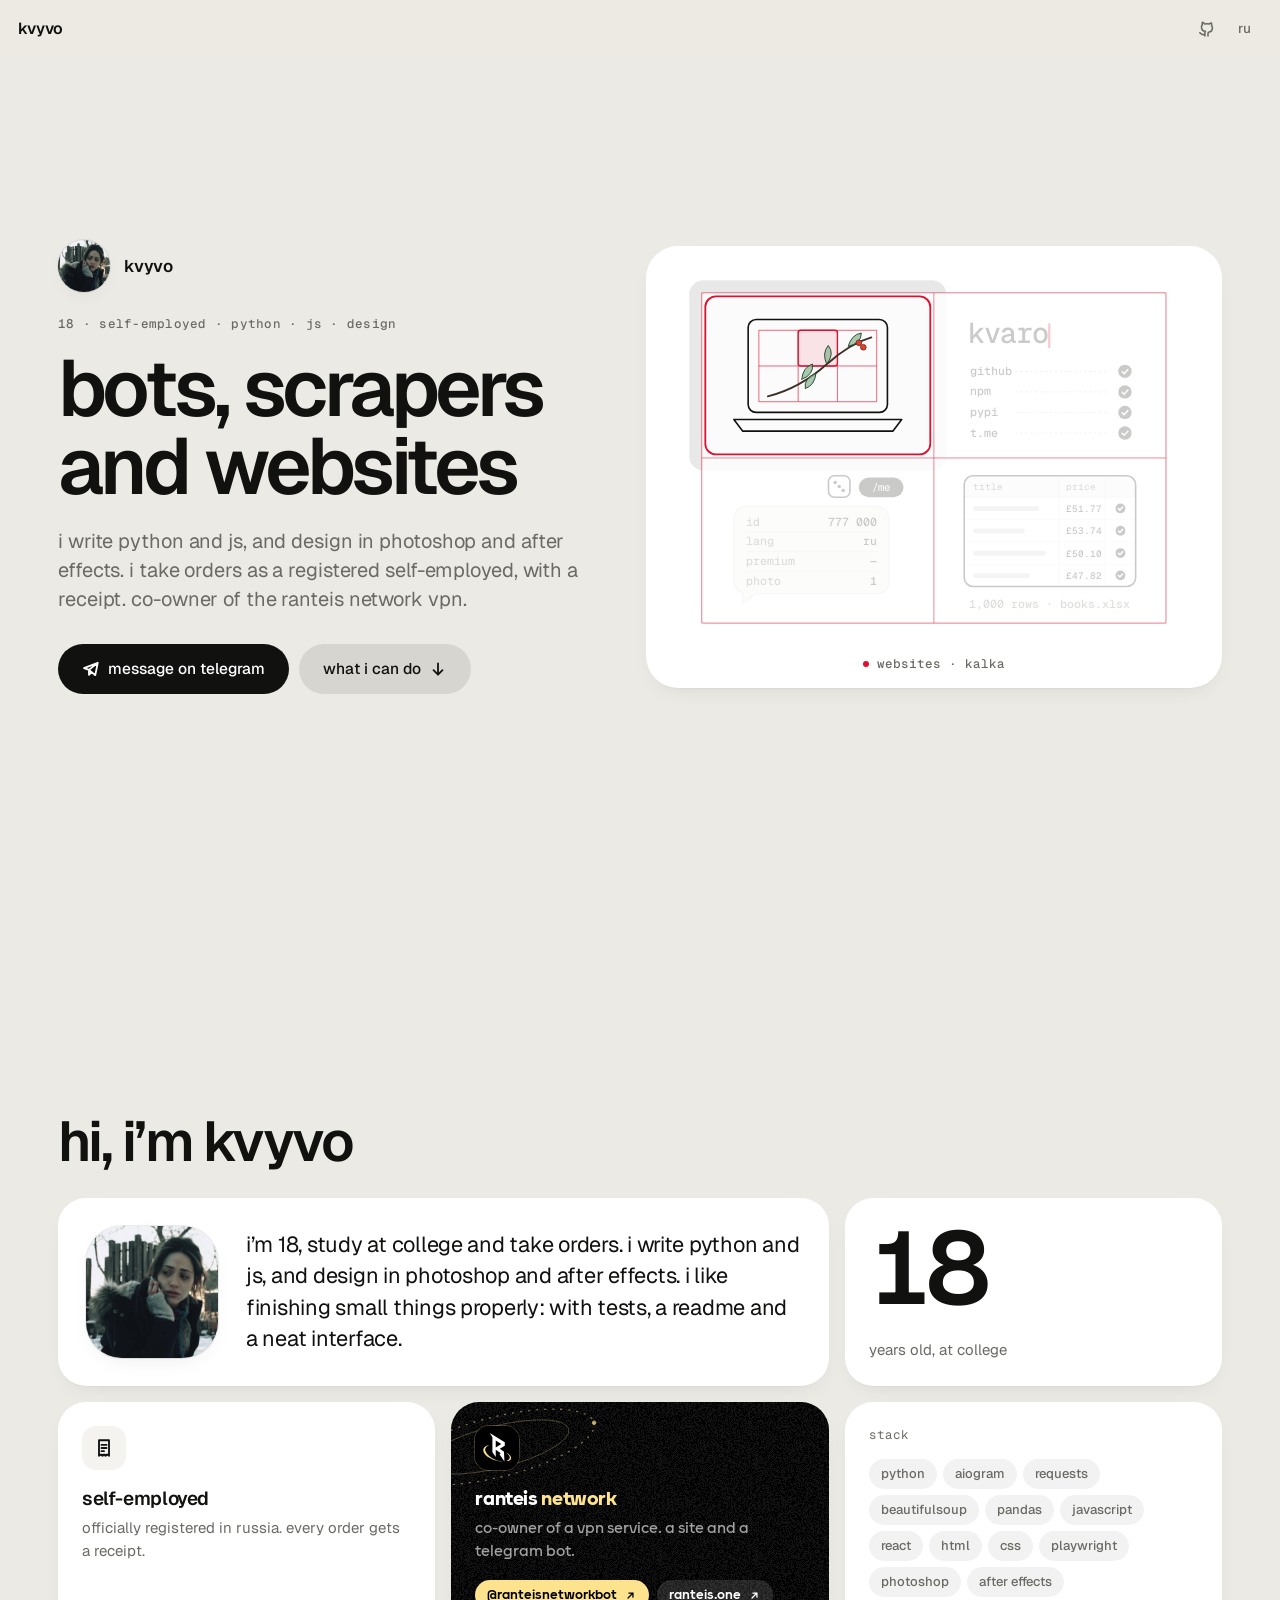
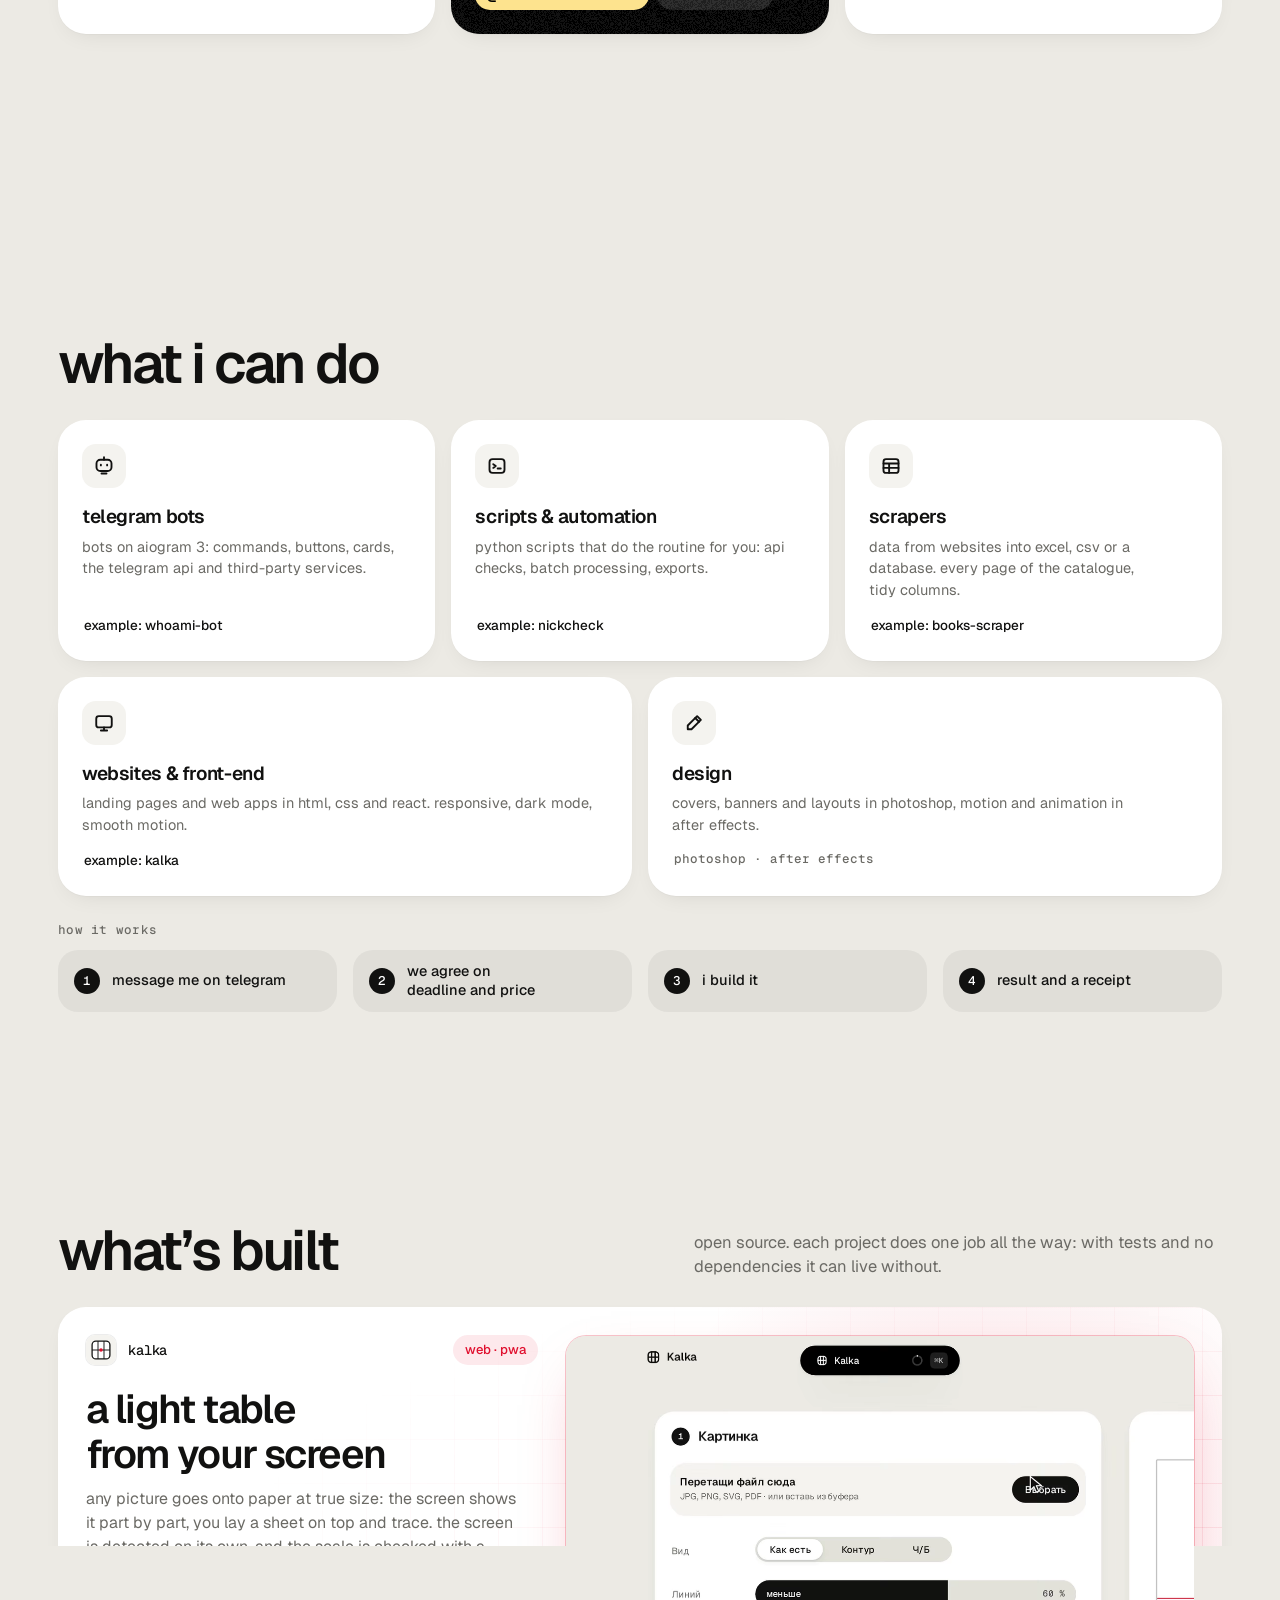
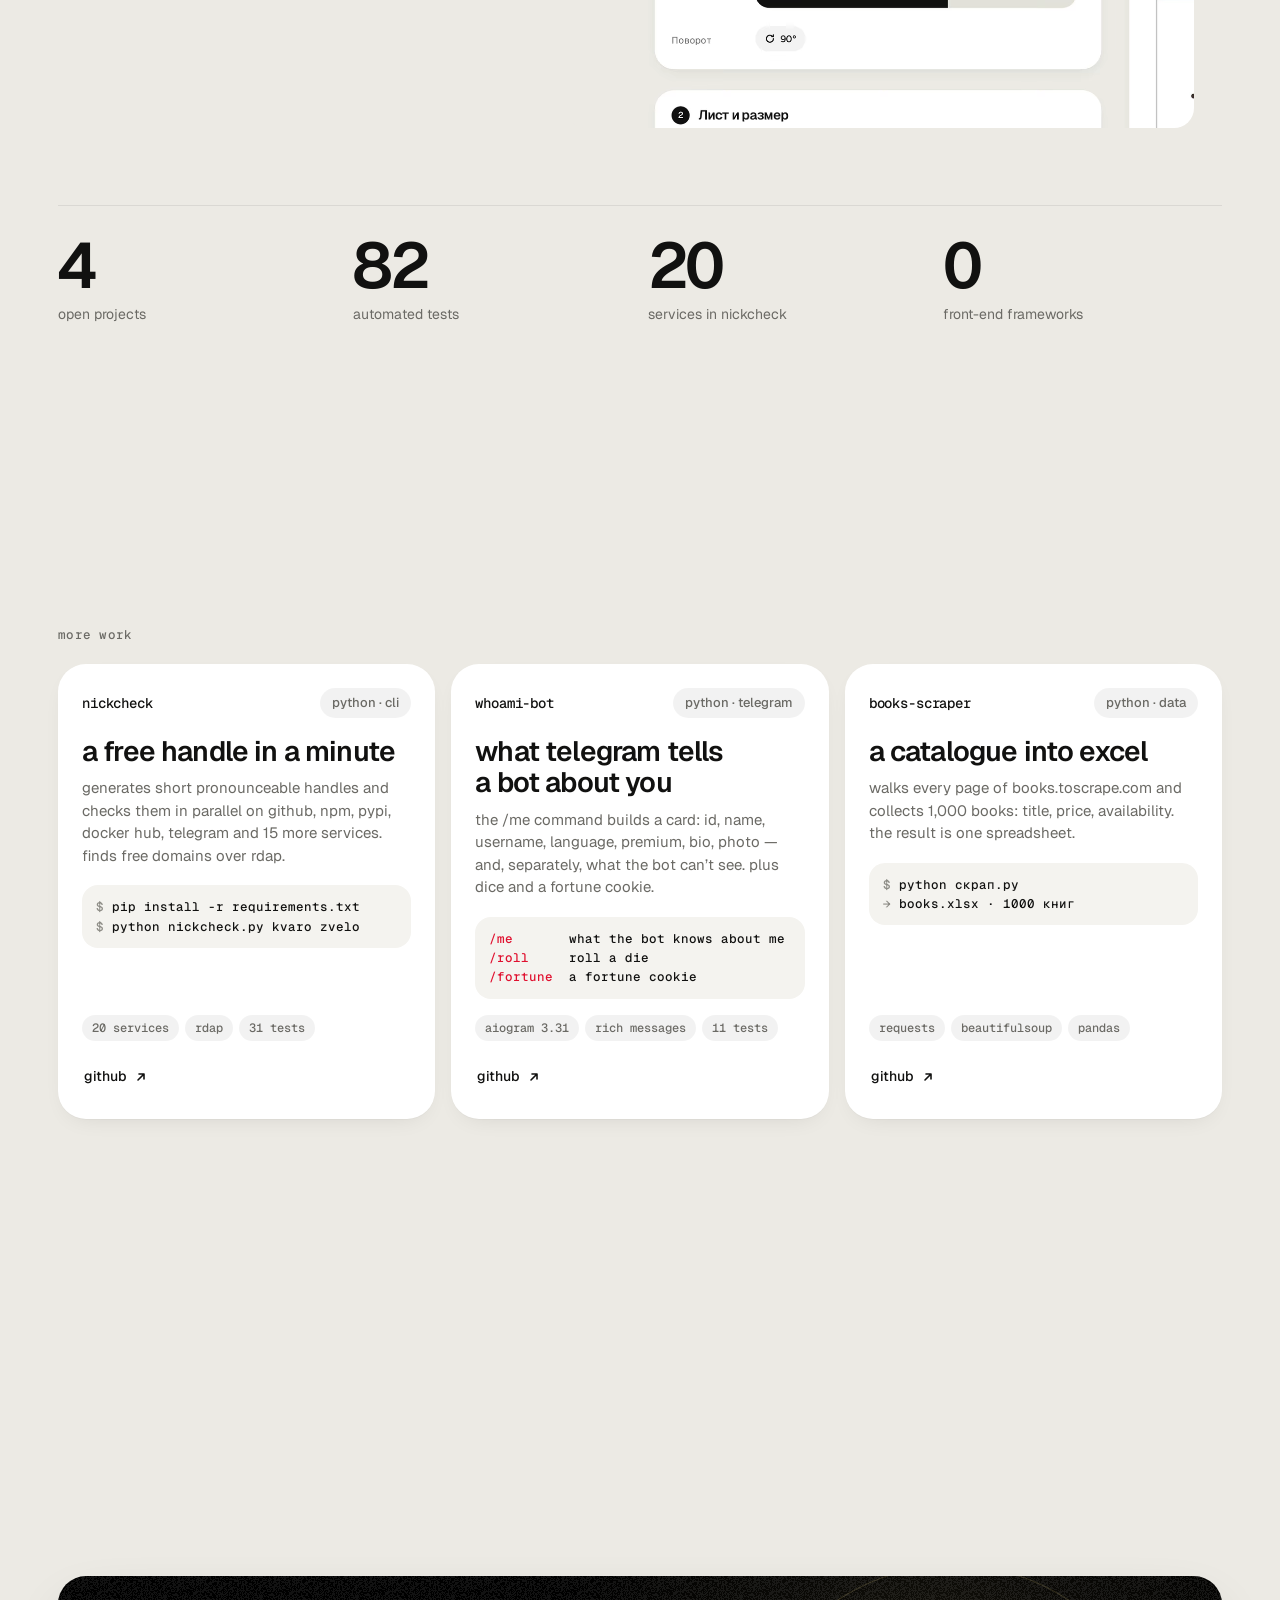
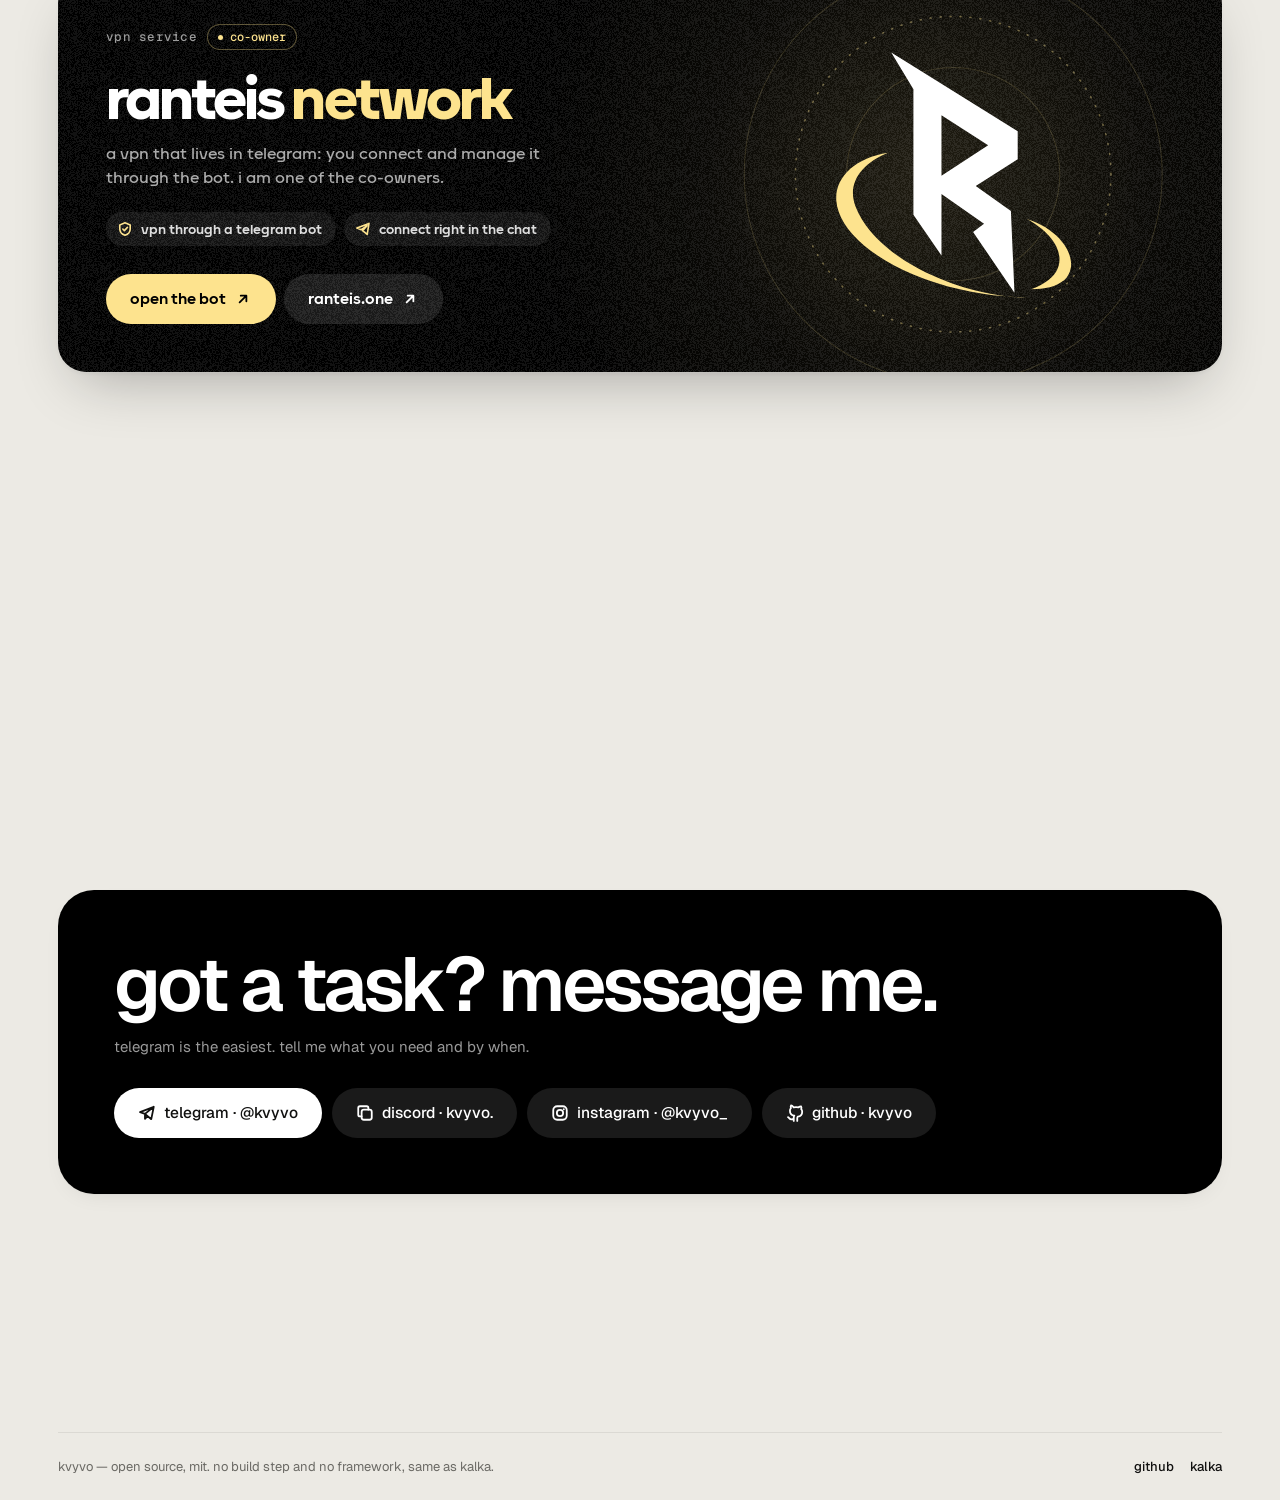
<file: index.html>
<!doctype html>
<html lang="ru">
<head>
<meta charset="utf-8">
<meta name="viewport" content="width=device-width,initial-scale=1,viewport-fit=cover">
<title>kvyvo — боты, парсеры и сайты</title>
<meta name="description" content="kvyvo: боты на python, скрипты и парсеры, сайты на html, css и react, дизайн. самозанятый, беру заказы. co-owner ranteis network.">
<meta name="theme-color" content="#ECEAE4" media="(prefers-color-scheme: light)">
<meta name="theme-color" content="#0E0E0D" media="(prefers-color-scheme: dark)">
<link rel="icon" href="assets/icon-64.png" type="image/png">
<link rel="apple-touch-icon" href="assets/icon-180.png">
<link rel="canonical" href="https://kvyvo.github.io/">
<meta property="og:type" content="website">
<meta property="og:url" content="https://kvyvo.github.io/">
<meta property="og:title" content="kvyvo — боты, парсеры и сайты">
<meta property="og:description" content="боты, скрипты, парсеры, сайты и дизайн. самозанятый, принимаю заказы.">
<meta property="og:image" content="https://kvyvo.github.io/assets/og.png">
<meta name="twitter:card" content="summary_large_image">
<script>
  document.documentElement.classList.add('js');
  try { var m = localStorage.getItem('kvyvo.theme'); if (m === 'dark' || m === 'light') document.documentElement.dataset.theme = m; } catch (e) {}
</script>
<link rel="preconnect" href="https://fonts.googleapis.com">
<link rel="preconnect" href="https://fonts.gstatic.com" crossorigin>
<link rel="stylesheet" href="https://fonts.googleapis.com/css2?family=Geist:wght@400..600&family=Geist+Mono:wght@400..500&display=swap">
<link rel="stylesheet" href="css/site.css">
<link rel="modulepreload" href="js/app.js">
</head>
<body>

<dialog id="island" aria-label="kvyvo">
  <div class="isl" id="islShape">
    <nav class="isl-l isl-idle" id="islIdle" data-i18n-aria-label="navAria" aria-label="разделы">
      <span class="nav-thumb" id="navThumb" aria-hidden="true"></span>
      <a href="#about" data-sec="about"><span data-i18n="islAbout">обо мне</span></a>
      <a href="#services" data-sec="services"><span data-i18n="islServices">услуги</span></a>
      <a href="#work" data-sec="work"><span data-i18n="islWork">проекты</span></a>
      <a href="#contact" data-sec="contact"><span data-i18n="islContact">контакты</span></a>
    </nav>
    <div class="isl-l isl-toast" id="islToast"><span class="isl-ic" aria-hidden="true"></span><span id="toastText"></span></div>
    <div class="isl-l isl-pal" id="islPal">
      <div class="pal-in">
        <svg class="ic" viewBox="0 0 16 16" aria-hidden="true"><circle cx="7" cy="7" r="4.5"/><path d="m10.5 10.5 3 3"/></svg>
        <input id="palInput" type="text" role="combobox" aria-expanded="true" aria-controls="palList" data-i18n-aria-label="palAria" aria-label="команды" autocomplete="off" spellcheck="false">
        <kbd>esc</kbd>
      </div>
      <div class="pal-list"><div class="pal-hi" id="palHi"></div><ul id="palList" role="listbox"></ul></div>
    </div>
  </div>
</dialog>
<div class="sr" aria-live="polite" id="live"></div>

<header class="top">
  <a class="brand" href="./" aria-label="kvyvo">
    <span>kvyvo</span>
  </a>
  <div class="top-actions">
    <a class="plain" href="https://github.com/kvyvo" aria-label="github"><svg class="ic" viewBox="0 0 16 16" aria-hidden="true"><path d="M6 13.5c-3 .9-3-1.5-4.2-1.8M10 15v-2.4c0-.7.1-1 .5-1.4 2-.2 3.9-1 3.9-4.4 0-.9-.3-1.7-.9-2.3.3-.8.3-1.7-.1-2.4 0 0-.7-.2-2.4.9a8 8 0 0 0-4.2 0C5.2 1 4.5 1.2 4.5 1.2c-.4.7-.4 1.6-.1 2.4-.6.6-.9 1.4-.9 2.3 0 3.4 1.9 4.2 3.9 4.4-.4.4-.5.8-.5 1.4V15"/></svg></a>
    <button class="plain" type="button" id="langBtn" data-i18n="langBtn" data-i18n-aria-label="langAria" aria-label="switch to english">en</button>
  </div>
</header>

<main class="wrap">
  <section class="hero" id="top">
    <div class="hero-text">
      <div class="who rv">
        <img class="ava" src="assets/avatar.jpg" width="96" height="96" alt="kvyvo">
        <div class="who-t"><b>kvyvo</b></div>
      </div>
      <p class="eyebrow rv" style="--d:40ms" data-i18n="eyebrow">18 лет · самозанятый · python · js · дизайн</p>
      <h1 class="rv" style="--d:80ms" data-i18n="heroTitle">боты, парсеры и сайты</h1>
      <p class="lead rv" style="--d:120ms" data-i18n="heroLead">пишу на python и js, делаю дизайн в photoshop и after effects. беру заказы как самозанятый, с чеком. co-owner впн-сервиса ranteis network.</p>
      <div class="hero-cta rv" style="--d:180ms">
        <a class="btn primary big" href="https://t.me/kvyvo"><svg class="ic" viewBox="0 0 16 16" aria-hidden="true"><path d="M14 2.5 1.8 7.3l4.4 1.5M14 2.5l-2.2 11-5.6-4.7M14 2.5 6.2 8.8v4.4l2.2-2.4"/></svg><span data-i18n="heroWrite">написать в telegram</span></a>
        <a class="btn secondary big" href="#services"><span data-i18n="heroServices">что могу сделать</span><svg class="ic" viewBox="0 0 16 16" aria-hidden="true"><path d="M8 3v10M4 9l4 4 4-4"/></svg></a>
      </div>
    </div>
    <figure class="hero-art rv" style="--d:120ms">
      <svg id="heroSvg" role="group" data-i18n-aria-label="heroAria" aria-label="лист из четырёх частей: экран под листом по очереди подсвечивает, что я делаю, на примере проектов"></svg>
      <figcaption class="hero-cap"><span class="dot" aria-hidden="true"></span><span class="sw-t" id="heroCap">сайты · kalka</span></figcaption>
    </figure>
  </section>

  <section class="sec" id="about" aria-labelledby="aboutTitle">
    <header class="sec-head rv">
      <h2 id="aboutTitle" data-i18n="aboutTitle">привет, я kvyvo</h2>
    </header>
    <div class="bento">
      <article class="card b-intro rv">
        <img class="ava big" src="assets/avatar.jpg" width="160" height="160" alt="" loading="lazy">
        <p class="intro" data-i18n="aIntro">мне 18, учусь в колледже и беру заказы. пишу на python и js, дизайн делаю в photoshop и after effects. люблю доводить маленькие вещи до конца: с тестами, readme и аккуратным интерфейсом.</p>
      </article>
      <article class="card b-age rv" style="--d:60ms">
        <b class="kpi" data-i18n="aAgeK">18</b>
        <p data-i18n="aAge">лет, учусь в колледже</p>
      </article>
      <article class="card b-tax rv" style="--d:120ms">
        <span class="glyph"><svg class="ic" viewBox="0 0 16 16" aria-hidden="true"><path d="M4 1.8h8v12.4l-1.6-1-1.2 1-1.2-1-1.2 1-1.2-1-1.6 1z"/><path d="M6 5.5h4M6 8h4M6 10.5h2"/></svg></span>
        <h3 data-i18n="aTaxT">самозанятый</h3>
        <p data-i18n="aTaxX">официально, нпд в рф. на каждый заказ — чек.</p>
      </article>
      <article class="card b-ran dark rv" style="--d:60ms">
        <div class="r-sys">
          <svg class="r-sat" viewBox="-110 -45 220 90" aria-hidden="true"><g transform="rotate(-14)"><ellipse class="r-o1" rx="74" ry="21"/><ellipse class="r-o2" rx="100" ry="30"/><circle class="r-dot" r="3.2"/><circle class="r-dot r-dot2" r="2.2"/></g></svg>
          <img class="logo" src="assets/ranteis.svg" width="44" height="44" alt="ranteis network">
        </div>
        <h3>ranteis <span class="r-gold">network</span></h3>
        <p data-i18n="aRanX">co-owner впн-сервиса. сайт и бот в telegram.</p>
        <div class="btnrow">
          <a class="chip on gold" href="https://t.me/RanteisNetworkBot">@ranteisnetworkbot<svg class="ic" viewBox="0 0 16 16" aria-hidden="true"><path d="M5 11 11 5M6 5h5v5"/></svg></a>
          <a class="chip on" href="https://ranteis.one">ranteis.one<svg class="ic" viewBox="0 0 16 16" aria-hidden="true"><path d="M5 11 11 5M6 5h5v5"/></svg></a>
        </div>
      </article>
      <article class="card b-stack rv" style="--d:120ms">
        <span class="label mono" data-i18n="aStack">стек</span>
        <div class="chips"><span class="chip">python</span><span class="chip">aiogram</span><span class="chip">requests</span><span class="chip">beautifulsoup</span><span class="chip">pandas</span><span class="chip">javascript</span><span class="chip">react</span><span class="chip">html</span><span class="chip">css</span><span class="chip">playwright</span><span class="chip">photoshop</span><span class="chip">after effects</span></div>
      </article>
    </div>
  </section>

  <section class="sec" id="services" aria-labelledby="servicesTitle">
    <header class="sec-head rv">
      <h2 id="servicesTitle" data-i18n="servicesTitle">что могу сделать</h2>
    </header>
    <div class="services">
      <article class="card svc rv">
        <span class="glyph"><svg class="ic" viewBox="0 0 16 16" aria-hidden="true"><rect x="2" y="3" width="12" height="9" rx="3"/><path d="M8 1v2M5.5 7v.5M10.5 7v.5M6 14h4"/></svg></span>
        <h3 data-i18n="s1T">телеграм-боты</h3><p data-i18n="s1X">боты на aiogram 3: команды, кнопки, карточки, работа с апи телеграма и сторонних сервисов.</p>
        <a class="link" href="#p-whoami-bot"><span data-i18n="example">пример</span>: whoami-bot</a>
      </article>
      <article class="card svc rv" style="--d:50ms">
        <span class="glyph"><svg class="ic" viewBox="0 0 16 16" aria-hidden="true"><rect x="2" y="2.5" width="12" height="11" rx="2.5"/><path d="m5 6.5 2 1.5-2 1.5M8.5 10H11"/></svg></span>
        <h3 data-i18n="s2T">скрипты и автоматизация</h3><p data-i18n="s2X">python-скрипты, которые делают рутину за тебя: проверки через апи, пакетная обработка, выгрузки.</p>
        <a class="link" href="#p-nickcheck"><span data-i18n="example">пример</span>: nickcheck</a>
      </article>
      <article class="card svc rv" style="--d:100ms">
        <span class="glyph"><svg class="ic" viewBox="0 0 16 16" aria-hidden="true"><rect x="2" y="2.5" width="12" height="11" rx="2"/><path d="M2 6h12M2 9.5h12M6.5 6v7.5"/></svg></span>
        <h3 data-i18n="s3T">парсеры</h3><p data-i18n="s3X">сбор данных с сайтов в excel, csv или базу. все страницы каталога, аккуратные колонки.</p>
        <a class="link" href="#p-books-scraper"><span data-i18n="example">пример</span>: books-scraper</a>
      </article>
      <article class="card svc rv" style="--d:150ms">
        <span class="glyph"><svg class="ic" viewBox="0 0 16 16" aria-hidden="true"><rect x="1.8" y="2.5" width="12.4" height="9" rx="2"/><path d="M5.5 14h5M8 11.5V14"/></svg></span>
        <h3 data-i18n="s4T">сайты и фронтенд</h3><p data-i18n="s4X">лендинги и веб-приложения на html, css и react. адаптив, тёмная тема, плавная анимация.</p>
        <a class="link" href="#p-kalka"><span data-i18n="example">пример</span>: kalka</a>
      </article>
      <article class="card svc rv" style="--d:200ms">
        <span class="glyph"><svg class="ic" viewBox="0 0 16 16" aria-hidden="true"><path d="M10.5 2.5 13.5 5.5 6 13H3v-3z"/><path d="m9 4 3 3"/></svg></span>
        <h3 data-i18n="s5T">дизайн</h3><p data-i18n="s5X">обложки, баннеры и макеты в photoshop, моушн и анимация в after effects.</p>
        <span class="link muted">photoshop · after effects</span>
      </article>
    </div>
    <div class="steps rv">
      <p class="eyebrow" data-i18n="stepsTitle">как работаем</p>
      <ol>
        <li><span class="num">1</span><span data-i18n="st1">пишешь в telegram</span></li>
        <li><span class="num">2</span><span data-i18n="st2">обсуждаем срок и цену</span></li>
        <li><span class="num">3</span><span data-i18n="st3">делаю</span></li>
        <li><span class="num">4</span><span data-i18n="st4">сдаю работу и чек</span></li>
      </ol>
    </div>
  </section>

  <section class="sec" id="work" aria-labelledby="workTitle">
    <header class="sec-head rv">
      <h2 id="workTitle" data-i18n="workTitle">что сделано</h2>
      <p class="sec-lead" data-i18n="workLead">открытый код. каждый проект решает одну задачу до конца: с тестами и без лишних зависимостей.</p>
    </header>
    <article class="card feature rv" id="p-kalka">
      <div>
        <div class="card-head"><img class="k-logo" src="assets/kalka-icon.svg" width="30" height="30" alt=""><span class="name">kalka</span><span class="chip k-tag" data-i18n="kTag">веб · pwa</span></div>
        <h3 data-i18n="kTitle">световой стол из экрана</h3>
        <p data-i18n="kText">любая картинка переносится на бумагу в натуральную величину: экран показывает её по частям, ты кладёшь лист сверху и обводишь. экран определяется сам, масштаб проверяется банковской картой.</p>
        <ul class="facts">
          <li data-i18n="kF1">jpg · png · svg · pdf</li>
          <li data-i18n="kF2">a4…a0 и свой размер</li>
          <li data-i18n="kF3">офлайн · ru/en · ⌘k</li>
          <li data-i18n="kF4">25 unit + 15 e2e</li>
        </ul>
        <div class="btnrow">
          <a class="btn big k-btn" href="https://kvyvo.github.io/kalka/"><span data-i18n="kOpen">открыть kalka</span><svg class="ic" viewBox="0 0 16 16" aria-hidden="true"><path d="M5 11 11 5M6 5h5v5"/></svg></a>
          <a class="btn secondary big" href="https://github.com/kvyvo/kalka"><span data-i18n="source">исходники</span></a>
        </div>
      </div>
      <figure class="shot">
        <video poster="assets/kalka-poster.jpg" width="1280" height="800" autoplay muted loop playsinline preload="metadata" data-i18n-aria-label="kAlt" aria-label="kalka в работе: картинка, контур, лист, калибровка, план, световой стол, палитра"><source src="assets/kalka.webm" type="video/webm"><source src="assets/kalka.mp4" type="video/mp4"></video>
      </figure>
    </article>
    <div class="stats rv">
      <div><b>4</b><span data-i18n="s1">открытых проекта</span></div>
      <div><b>82</b><span data-i18n="s2">автотеста</span></div>
      <div><b>20</b><span data-i18n="s3">сервисов в nickcheck</span></div>
      <div><b>0</b><span data-i18n="s4">фреймворков на фронтенде</span></div>
    </div>
  </section>

  <section class="sec sec-more" id="work-more" aria-labelledby="workMoreEyebrow">
    <p class="eyebrow rv" id="workMoreEyebrow" data-i18n="secWorkMore">ещё проекты</p>
    <div class="grid3">
      <article class="card proj rv" id="p-nickcheck">
        <div class="card-head"><span class="name">nickcheck</span><span class="chip" data-i18n="nTag">python · cli</span></div>
        <h3 data-i18n="nTitle">свободный ник за минуту</h3>
        <p data-i18n="nText">генерирует короткие произносимые псевдонимы и параллельно проверяет их на github, npm, pypi, docker hub, telegram и ещё 15 сервисах. свободные домены ищет через rdap.</p>
<pre class="well"><span class="p">$ </span>pip install -r requirements.txt
<span class="p">$ </span>python nickcheck.py kvaro zvelo</pre>
        <ul class="facts"><li data-i18n="nF1">20 сервисов</li><li data-i18n="nF2">rdap</li><li data-i18n="nF3">31 тест</li></ul>
        <div class="btnrow"><a class="link" href="https://github.com/kvyvo/nickcheck">github<svg class="ic" viewBox="0 0 16 16" aria-hidden="true"><path d="M5 11 11 5M6 5h5v5"/></svg></a></div>
      </article>

      <article class="card proj rv" id="p-whoami-bot" style="--d:80ms">
        <div class="card-head"><span class="name">whoami-bot</span><span class="chip" data-i18n="wTag">python · telegram</span></div>
        <h3 data-i18n="wTitle">что телеграм рассказывает о тебе боту</h3>
        <p data-i18n="wText">команда /me собирает карточку: id, имя, username, язык, premium, био, фото — и отдельно то, чего бот не видит. плюс кубики и печенье с предсказанием.</p>
<pre class="well"><span class="a">/me</span>       <span data-i18n="wc1">что бот обо мне знает</span>
<span class="a">/roll</span>     <span data-i18n="wc2">бросить кубик</span>
<span class="a">/fortune</span>  <span data-i18n="wc3">печенье с предсказанием</span></pre>
        <ul class="facts"><li data-i18n="wF1">aiogram 3.31</li><li data-i18n="wF2">rich messages</li><li data-i18n="wF3">11 тестов</li></ul>
        <div class="btnrow"><a class="link" href="https://github.com/kvyvo/whoami-bot">github<svg class="ic" viewBox="0 0 16 16" aria-hidden="true"><path d="M5 11 11 5M6 5h5v5"/></svg></a></div>
      </article>

      <article class="card proj rv" id="p-books-scraper" style="--d:160ms">
        <div class="card-head"><span class="name">books-scraper</span><span class="chip" data-i18n="bTag">python · данные</span></div>
        <h3 data-i18n="bTitle">каталог в excel</h3>
        <p data-i18n="bText">проходит все страницы books.toscrape.com и собирает 1000 книг: название, цена, наличие. результат — одна таблица.</p>
<pre class="well"><span class="p">$ </span>python скрап.py
<span class="p">→ </span>books.xlsx · 1000 книг</pre>
        <ul class="facts"><li data-i18n="bF1">requests</li><li data-i18n="bF2">beautifulsoup</li><li data-i18n="bF3">pandas</li></ul>
        <div class="btnrow"><a class="link" href="https://github.com/kvyvo/books-scraper">github<svg class="ic" viewBox="0 0 16 16" aria-hidden="true"><path d="M5 11 11 5M6 5h5v5"/></svg></a></div>
      </article>
    </div>
  </section>

  <section class="sec sec-more" id="work-vpn" aria-labelledby="rTitle">
    <article class="card ranteis rv" id="p-ranteis" aria-labelledby="rTitle">
      <div class="r-body">
        <div class="r-head"><span class="r-kick mono" data-i18n="rKick">впн-сервис</span><span class="r-role" data-i18n="rTag">co-owner</span></div>
        <h3 id="rTitle">ranteis <span class="r-gold">network</span></h3>
        <p data-i18n="rText">впн, который живёт в telegram: подключение и управление — через бота. я один из совладельцев сервиса.</p>
        <ul class="r-pts">
          <li><svg class="ic" viewBox="0 0 16 16" aria-hidden="true"><path d="M8 1.8 13.2 4v4c0 3-2.2 5.3-5.2 6.2C5 13.3 2.8 11 2.8 8V4z"/><path d="m5.8 8 1.6 1.6 3-3.2"/></svg><span data-i18n="rP1">впн через telegram-бота</span></li>
          <li><svg class="ic" viewBox="0 0 16 16" aria-hidden="true"><path d="M14 2.4 1.9 7.1l4.4 1.6L12 4.6 7.6 9.6l4.6 3.8z"/></svg><span data-i18n="rP2">подключение прямо в чате</span></li>
        </ul>
        <div class="btnrow">
          <a class="btn r-gold big" href="https://t.me/RanteisNetworkBot"><span data-i18n="rBot">открыть бота</span><svg class="ic" viewBox="0 0 16 16" aria-hidden="true"><path d="M5 11 11 5M6 5h5v5"/></svg></a>
          <a class="btn r-ghost big" href="https://ranteis.one">ranteis.one<svg class="ic" viewBox="0 0 16 16" aria-hidden="true"><path d="M5 11 11 5M6 5h5v5"/></svg></a>
        </div>
      </div>
      <div class="r-mark" aria-hidden="true">
        <svg class="r-orbit" viewBox="0 0 200 200"><circle cx="100" cy="100" r="98"/><circle class="r-far r-spin" cx="100" cy="100" r="74"/><circle cx="100" cy="100" r="50"/></svg>
        <svg class="r-logo" viewBox="190 170 880 880"><path fill="#FDE38E" d="M410 538C300 555 230 620 235 700c10 150 285 320 645 328-180 2-500-108-580-308-30-80 20-145 110-182z"/><path fill="#FDE38E" d="M880 762c120 38 180 138 135 198-25 30-70 40-120 40 65-25 100-60 95-110-5-50-50-95-110-128z"/><path fill="#fff" fill-rule="evenodd" d="M421 199 849 465v95L707 651l119 84 12 277-140-206 37-28-144-100v208l-95-138V323zM591 411v205l158-103z"/></svg>
      </div>
    </article>
  </section>

  <section class="sec" id="contact" aria-labelledby="contactTitle">
    <div class="card contact rv">
      <h2 id="contactTitle" data-i18n="contactTitle">есть задача? напиши.</h2>
      <p class="sec-lead" data-i18n="contactLead">удобнее всего — telegram. расскажи, что нужно, и к какому сроку.</p>
      <div class="contact-links">
        <a class="btn light big" href="https://t.me/kvyvo"><svg class="ic" viewBox="0 0 16 16" aria-hidden="true"><path d="M14 2.5 1.8 7.3l4.4 1.5M14 2.5l-2.2 11-5.6-4.7M14 2.5 6.2 8.8v4.4l2.2-2.4"/></svg>telegram · @kvyvo</a>
        <button class="btn ghost big" type="button" data-copy="discord"><svg class="ic" viewBox="0 0 16 16" aria-hidden="true"><rect x="5" y="5" width="9" height="9" rx="2"/><path d="M11 5V3.5A1.5 1.5 0 0 0 9.5 2h-6A1.5 1.5 0 0 0 2 3.5v6A1.5 1.5 0 0 0 3.5 11H5"/></svg><span data-i18n="copyDiscord">discord · kvyvo.</span></button>
        <a class="btn ghost big" href="https://www.instagram.com/kvyvo_"><svg class="ic" viewBox="0 0 16 16" aria-hidden="true"><rect x="2" y="2" width="12" height="12" rx="3.5"/><circle cx="8" cy="8" r="2.8"/><path d="M11.4 4.6v.1"/></svg>instagram · @kvyvo_</a>
        <a class="btn ghost big" href="https://github.com/kvyvo"><svg class="ic" viewBox="0 0 16 16" aria-hidden="true"><path d="M6 13.5c-3 .9-3-1.5-4.2-1.8M10 15v-2.4c0-.7.1-1 .5-1.4 2-.2 3.9-1 3.9-4.4 0-.9-.3-1.7-.9-2.3.3-.8.3-1.7-.1-2.4 0 0-.7-.2-2.4.9a8 8 0 0 0-4.2 0C5.2 1 4.5 1.2 4.5 1.2c-.4.7-.4 1.6-.1 2.4-.6.6-.9 1.4-.9 2.3 0 3.4 1.9 4.2 3.9 4.4-.4.4-.5.8-.5 1.4V15"/></svg>github · kvyvo</a>
      </div>
    </div>
    <footer class="foot">
      <span><span data-i18n="foot">kvyvo — открытый код, mit.</span> <span data-i18n="footNote">сайт без сборки и фреймворков, как kalka.</span></span>
      <span class="links"><a href="https://github.com/kvyvo">github</a><a href="https://kvyvo.github.io/kalka/">kalka</a></span>
    </footer>
  </section>

</main>

<script type="module" src="js/app.js"></script>
</body>
</html>
</file>
<file: css/site.css>
:root {
  color-scheme: light;
  --canvas: #ECEAE4;
  --surface: #FFFFFF;
  --surface-2: #F4F3EF;
  --well: #E3E1DA;
  --line: rgb(17 17 16 / .08);
  --fill: rgb(17 17 16 / .05);
  --fill-2: rgb(17 17 16 / .09);
  --ink: #111110;
  --ink-2: #6B6A65;
  --ink-3: #8E8D87;
  --on-ink: #FFFFFF;
  --island: #000000;
  --accent: #E0102F;
  --shadow: 0 1px 1px rgb(0 0 0 / .03), 0 8px 24px -12px rgb(0 0 0 / .12);
  --shadow-2: 0 2px 4px rgb(0 0 0 / .05), 0 24px 60px -20px rgb(0 0 0 / .3);
  --font: "Geist", ui-sans-serif, system-ui, -apple-system, "Segoe UI", sans-serif;
  --mono: "Geist Mono", ui-monospace, "SF Mono", Menlo, monospace;
  --hit: 36px;
  --spring: linear(0, .0052 1.19%, .0195 2.38%, .0413 3.57%, .0692 4.76%, .1382 7.14%, .2604 10.71%, .4702 16.67%, .5833 20.24%, .6812 23.81%, .7627 27.38%, .8286 30.95%, .8801 34.52%, .9195 38.1%, .9564 42.86%, .98 47.62%, .9984 54.76%, 1.0061 65.48%, 1);
  --spring-dur: 600ms;
}
@media (pointer: coarse) { :root { --hit: 44px; } }
@media (prefers-color-scheme: dark) {
  :root:not([data-theme="light"]) {
    color-scheme: dark;
    --canvas: #0E0E0D; --surface: #1A1A19; --surface-2: #222220; --well: #2A2A28;
    --line: rgb(242 241 237 / .09); --fill: rgb(242 241 237 / .06); --fill-2: rgb(242 241 237 / .11);
    --ink: #F2F1ED; --ink-2: #A09F99; --ink-3: #6E6D68; --on-ink: #111110;
    --shadow: 0 0 0 1px rgb(255 255 255 / .04);
    --shadow-2: 0 0 0 1px rgb(255 255 255 / .07), 0 24px 60px -20px rgb(0 0 0 / .7);
  }
}
:root[data-theme="dark"] {
  color-scheme: dark;
  --canvas: #0E0E0D; --surface: #1A1A19; --surface-2: #222220; --well: #2A2A28;
  --line: rgb(242 241 237 / .09); --fill: rgb(242 241 237 / .06); --fill-2: rgb(242 241 237 / .11);
  --ink: #F2F1ED; --ink-2: #A09F99; --ink-3: #6E6D68; --on-ink: #111110;
  --shadow: 0 0 0 1px rgb(255 255 255 / .04);
  --shadow-2: 0 0 0 1px rgb(255 255 255 / .07), 0 24px 60px -20px rgb(0 0 0 / .7);
}
@media (prefers-reduced-motion: reduce) { :root { --spring-dur: 1ms; } }

*, *::before, *::after { box-sizing: border-box; }
[hidden] { display: none !important; }
html { -webkit-text-size-adjust: 100%; scroll-behavior: smooth; }
@media (prefers-reduced-motion: reduce) { html { scroll-behavior: auto; } }
body { margin: 0; background: var(--canvas); color: var(--ink); font: 400 15px/1.5 var(--font); -webkit-font-smoothing: antialiased; text-rendering: optimizeLegibility; overflow-x: clip; }
button, input { font: inherit; color: inherit; }
svg { display: block; }
a { color: inherit; }
img { max-width: 100%; display: block; }
.mono { font-family: var(--mono); font-variant-numeric: tabular-nums; }
.muted { color: var(--ink-2); }
.sr { position: absolute; width: 1px; height: 1px; overflow: hidden; clip-path: inset(50%); white-space: nowrap; }
.sw-t { display: inline-block; }
.ic { width: 16px; height: 16px; flex: none; fill: none; stroke: currentColor; stroke-width: 1.6; stroke-linecap: round; stroke-linejoin: round; }
:focus-visible { outline: 2px solid var(--ink); outline-offset: 2px; }
kbd { font: 500 11px/1 var(--mono); padding: 4px 6px; border-radius: 6px; background: var(--fill-2); color: var(--ink-2); }
::selection { background: color-mix(in srgb, var(--ink) 18%, transparent); color: inherit; }

#island {
  position: fixed; inset: auto; top: max(10px, env(safe-area-inset-top)); left: 50%; translate: -50% 0;
  margin: 0; padding: 0; border: 0; background: none; overflow: visible; max-width: none; max-height: none;
  z-index: 60; color: #fff; outline: none; transition: translate var(--spring-dur) var(--spring), opacity .3s;
}
#island.away { translate: -50% calc(-100% - 24px); opacity: 0; pointer-events: none; }
#island::backdrop { background: rgb(14 14 13 / .22); backdrop-filter: blur(2px); -webkit-backdrop-filter: blur(2px); animation: fade .3s; }
@keyframes fade { from { opacity: 0; } }
.isl { position: relative; overflow: hidden; background: var(--island); box-shadow: var(--shadow-2); isolation: isolate; }
@media (prefers-color-scheme: dark) { :root:not([data-theme="light"]) .isl { box-shadow: 0 0 0 1px rgb(255 255 255 / .1), var(--shadow-2); } }
:root[data-theme="dark"] .isl { box-shadow: 0 0 0 1px rgb(255 255 255 / .1), var(--shadow-2); }
.isl-l { position: absolute; left: 50%; top: 0; translate: -50% 0; width: max-content; }
.isl-idle { display: flex; align-items: center; gap: 2px; height: 44px; padding: 4px; position: absolute; }
.isl-idle a { position: relative; z-index: 1; display: flex; align-items: center; height: 36px; padding: 0 15px; border-radius: 999px; color: rgb(255 255 255 / .55); text-decoration: none; font-size: 13.5px; font-weight: 500; white-space: nowrap; transition: color .25s; }
.isl-idle a:hover, .isl-idle a.on { color: #fff; }
.isl-idle a:focus-visible { outline: 2px solid #fff; outline-offset: -2px; }
.nav-thumb { position: absolute; left: 0; top: 4px; height: 36px; border-radius: 999px; background: rgb(255 255 255 / .13); pointer-events: none; opacity: 0; }
@media (max-width: 480px) { .isl-idle a { padding: 0 10px; font-size: 12.5px; } }
.ring { width: 18px; height: 18px; rotate: -90deg; }
.ring circle { fill: none; stroke-width: 2.4; }
.ring circle:first-child { stroke: currentColor; opacity: .22; }
.ring circle:last-child { stroke: currentColor; stroke-linecap: round; stroke-dasharray: 0 100; }
#islRing.full circle:last-child { stroke: var(--accent); }
.isl-toast { display: flex; align-items: center; gap: 10px; min-height: 44px; padding: 8px 18px 8px 8px; max-width: min(520px, calc(100vw - 24px)); font-size: 14px; font-weight: 500; color: #fff; cursor: pointer; white-space: nowrap; }
.isl-ic { width: 28px; height: 28px; border-radius: 50%; flex: none; background: var(--accent) no-repeat center / 14px url("data:image/svg+xml,%3Csvg xmlns='http://www.w3.org/2000/svg' viewBox='0 0 16 16' fill='none' stroke='white' stroke-width='2' stroke-linecap='round' stroke-linejoin='round'%3E%3Cpath d='M3.5 8.5l3 3 6-7'/%3E%3C/svg%3E"); }
.isl-pal { color: var(--ink); }
.pal-in { display: flex; align-items: center; gap: 12px; height: 60px; padding: 0 16px 0 20px; border-bottom: 1px solid var(--line); color: var(--ink-2); }
#palInput { flex: 1; min-width: 0; border: 0; outline: 0; background: none; font-size: 17px; color: var(--ink); }
#palInput::placeholder { color: var(--ink-3); }
.pal-list { position: relative; padding: 6px; }
#palList { position: relative; list-style: none; margin: 0; padding: 0; max-height: min(52vh, 420px); overflow: auto; }
.pal-hi { position: absolute; left: 6px; right: 6px; top: 6px; border-radius: 12px; background: var(--fill-2); pointer-events: none; }
#palList li { position: relative; display: flex; justify-content: space-between; align-items: center; gap: 12px; height: 42px; padding: 0 12px; border-radius: 12px; cursor: pointer; font-size: 14.5px; }
#palList .empty { color: var(--ink-2); cursor: default; }

.top { position: sticky; top: 0; z-index: 20; display: flex; align-items: center; justify-content: space-between; height: 58px; padding: 0 max(18px, env(safe-area-inset-left)); background: color-mix(in srgb, var(--canvas) 86%, transparent); backdrop-filter: saturate(1.5) blur(16px); -webkit-backdrop-filter: saturate(1.5) blur(16px); border-bottom: 1px solid transparent; transition: border-color .3s; }
.top { transition: translate var(--spring-dur) var(--spring), border-color .3s; }
.top.gone { translate: 0 -100%; }
.brand { display: flex; align-items: center; gap: 9px; text-decoration: none; font-weight: 600; font-size: 16px; letter-spacing: -.01em; }
@media (max-width: 380px) {
  .top { padding: 0 12px; }
}
.top-actions { display: flex; gap: 2px; }
.plain { display: inline-flex; align-items: center; gap: 8px; min-height: var(--hit); min-width: var(--hit); justify-content: center; padding: 0 10px; border: 0; border-radius: 999px; background: none; color: var(--ink-2); cursor: pointer; text-decoration: none; font-size: 13.5px; font-weight: 500; transition: background-color .2s, color .2s, scale var(--spring-dur) var(--spring); }
.plain:hover { background: var(--fill); color: var(--ink); }

.wrap { max-width: 1200px; margin: 0 auto; padding: 0 max(18px, env(safe-area-inset-left)); }
.hero { display: grid; grid-template-columns: minmax(0, 1fr) minmax(0, 1.05fr); gap: 40px; align-items: center; min-height: calc(100svh - 58px); padding: 24px 0 48px; }
@media (max-width: 900px) { .hero { grid-template-columns: minmax(0, 1fr); gap: 28px; padding: 32px 0 48px; } }
.eyebrow { margin: 0 0 18px; font: 500 12.5px/1 var(--mono); letter-spacing: .02em; color: var(--ink-2); }
h1 { font: 600 clamp(42px, 6.2vw, 80px)/.98 var(--font); letter-spacing: -.048em; margin: 0 0 22px; text-wrap: balance; }
.lead { font-size: clamp(17px, 1.6vw, 20px); line-height: 1.45; color: var(--ink-2); margin: 0 0 30px; max-width: 30em; text-wrap: pretty; letter-spacing: -.005em; }
.hero-cta { display: flex; flex-wrap: wrap; gap: 10px; }
.hero-art { margin: 0; position: relative; background: var(--surface); border-radius: 32px; padding: 20px 20px 16px; box-shadow: var(--shadow); }
#heroSvg { width: 100%; height: auto; aspect-ratio: 600 / 430; }
.hero-cap { display: flex; align-items: center; justify-content: center; gap: 8px; margin: 6px 0 0; font: 500 12.5px var(--mono); color: var(--ink-2); }
.hero-cap .dot { width: 6px; height: 6px; border-radius: 50%; background: var(--accent); flex: none; }

#heroSvg .h-screen { fill: #000; }
#heroSvg .h-sheet { fill: #fff; fill-opacity: .84; stroke: rgb(0 0 0 / .08); }
#heroSvg .h-grid line { stroke: var(--accent); stroke-width: 1; opacity: .55; }
#heroSvg .h-frame { fill: none; stroke: var(--accent); stroke-width: 2; pointer-events: none; }
#heroSvg .h-check circle { fill: #111110; }
#heroSvg .h-check path { fill: none; stroke: #fff; stroke-width: 2; stroke-linecap: round; stroke-linejoin: round; }
#heroSvg .h-part { cursor: pointer; outline: none; }
#heroSvg .h-hit { fill: transparent; }
#heroSvg .h-part:focus-visible .h-hit { stroke: #111110; stroke-width: 2; }
#heroSvg .h-art { transition: filter .6s; }
#heroSvg .h-art.done { filter: grayscale(1) contrast(1.6); }
#heroSvg .h-ink { fill: none; stroke: #111110; stroke-width: 1.8; stroke-linejoin: round; }
#heroSvg .h-red line { stroke: var(--accent); stroke-width: 1; opacity: .7; }
#heroSvg .h-cellhi { fill: rgb(224 16 47 / .1); stroke: var(--accent); stroke-width: 1.5; }
#heroSvg .h-stem { fill: none; stroke: #3A2E26; stroke-width: 2; stroke-linecap: round; }
#heroSvg .h-leaf { fill: #8DB896; fill-opacity: .75; stroke: #2F4A36; stroke-width: 1; stroke-linejoin: round; }
#heroSvg .h-berry { fill: #D9452F; stroke: #6E1A10; stroke-width: .8; }
#heroSvg .h-mono { font-family: var(--mono); fill: #111110; }
#heroSvg .h-big { font-size: 32px; font-weight: 500; letter-spacing: -.03em; }
#heroSvg .h-small { font-size: 13px; font-weight: 500; }
#heroSvg .h-tiny { font-size: 10.5px; font-weight: 500; }
#heroSvg .h-dim { fill: #6B6A65; }
#heroSvg .h-caret { fill: var(--accent); animation: blink 1.1s steps(1) infinite; }
@keyframes blink { 50% { opacity: 0; } }
@media (prefers-reduced-motion: reduce) { #heroSvg .h-caret { animation: none; } }
#heroSvg .h-lead { stroke: rgb(17 17 16 / .22); stroke-width: 1.2; stroke-dasharray: 1.5 4; stroke-linecap: round; }
#heroSvg .h-tick circle { fill: #111110; }
#heroSvg .h-tick path { fill: none; stroke: #fff; stroke-width: 1.7; stroke-linecap: round; stroke-linejoin: round; }
#heroSvg .h-bubble { fill: #F4F3EF; stroke: rgb(17 17 16 / .14); stroke-width: 1.2; stroke-linejoin: round; }
#heroSvg .h-rule { stroke: rgb(17 17 16 / .1); stroke-width: 1; }
#heroSvg .h-pill { fill: #111110; }
#heroSvg .h-pilltext { fill: #fff; font-size: 12px; }
#heroSvg .h-dot { fill: #111110; }
#heroSvg .h-head { fill: rgb(17 17 16 / .06); }
#heroSvg .h-bar { fill: rgb(17 17 16 / .2); }

.btn { display: inline-flex; align-items: center; justify-content: center; gap: 8px; min-height: var(--hit); padding: 0 16px; border-radius: 999px; border: 0; cursor: pointer; font-weight: 500; font-size: 14px; white-space: nowrap; text-decoration: none; transition: scale var(--spring-dur) var(--spring), background-color .2s; }
.btn:active, .chip:active, .plain:active { scale: .96; transition-duration: 90ms; }
.btn.primary { background: var(--ink); color: var(--on-ink); }
.btn.primary:hover { background: color-mix(in srgb, var(--ink) 84%, var(--canvas)); }
.btn.secondary { background: var(--fill-2); }
.btn.secondary:hover { background: color-mix(in srgb, var(--fill-2), var(--ink) 7%); }
.btn.big { min-height: 50px; padding: 0 24px; font-size: 15.5px; }
.btn.big .ic { width: 18px; height: 18px; }
.chip { display: inline-flex; align-items: center; gap: 7px; min-height: 30px; padding: 0 12px; border-radius: 999px; background: var(--fill); font-size: 13px; font-weight: 500; color: var(--ink-2); white-space: nowrap; }
.btnrow { display: flex; flex-wrap: wrap; gap: 8px; align-items: center; }

.sec { min-height: 100svh; display: flex; flex-direction: column; justify-content: center; padding: 80px 0 32px; }
@media (hover: none) and (pointer: coarse) {
  .hero { min-height: 0; }
  .sec { min-height: 0; padding: 64px 0 24px; }
  .sec[id] { scroll-margin-top: 8px; }
}
.sec-head { display: grid; grid-template-columns: minmax(0, 1fr) minmax(0, 1fr); gap: 12px 40px; align-items: end; margin-bottom: 28px; }
.sec-head .eyebrow { grid-column: 1 / -1; margin: 0; }
h2 { font: 600 clamp(34px, 4.6vw, 56px)/1 var(--font); letter-spacing: -.045em; margin: 0; text-wrap: balance; }
.sec-lead { margin: 0; color: var(--ink-2); font-size: 16.5px; line-height: 1.5; max-width: 32em; text-wrap: pretty; justify-self: end; }
@media (max-width: 760px) { .sec-head { grid-template-columns: minmax(0, 1fr); } .sec-lead { justify-self: start; } }

.card { background: var(--surface); border-radius: 28px; padding: 24px; box-shadow: var(--shadow); min-width: 0; }
.card-head { display: flex; align-items: center; gap: 12px; }
.num { width: 26px; height: 26px; border-radius: 50%; background: var(--ink); color: var(--on-ink); font: 500 12.5px/26px var(--mono); text-align: center; flex: none; }
.card-head .name { font: 500 14px var(--mono); letter-spacing: -.01em; }
.card-head .chip { margin-left: auto; }
.card h3 { font: 600 clamp(22px, 2.2vw, 28px)/1.12 var(--font); letter-spacing: -.03em; margin: 18px 0 10px; text-wrap: balance; }
.card p { margin: 0; color: var(--ink-2); font-size: 15px; text-wrap: pretty; }
.facts { display: flex; flex-wrap: wrap; gap: 6px; margin: 16px 0 0; padding: 0; list-style: none; font: 500 12px var(--mono); color: var(--ink-2); }
.facts li { display: inline-flex; align-items: center; min-height: 26px; padding: 0 10px; border-radius: 999px; background: var(--fill); white-space: nowrap; }
.card .btnrow { margin-top: 22px; }

.feature { display: grid; grid-template-columns: minmax(0, .9fr) minmax(0, 1.25fr); gap: 28px; align-items: center; padding: 28px; margin-bottom: 16px; }
.feature h3 { font-size: clamp(28px, 3.2vw, 40px); letter-spacing: -.04em; margin-top: 22px; }
.feature p { font-size: 16px; }
.feature { --k: #E0102F; position: relative; isolation: isolate; overflow: hidden; }
.feature::before { content: ""; position: absolute; inset: 0; z-index: -1; pointer-events: none;
  background: linear-gradient(rgb(224 16 47 / .09) 1px, transparent 1px) 0 0 / 44px 44px, linear-gradient(90deg, rgb(224 16 47 / .09) 1px, transparent 1px) 0 0 / 44px 44px;
  mask-image: radial-gradient(120% 90% at 100% 50%, #000 20%, transparent 70%); -webkit-mask-image: radial-gradient(120% 90% at 100% 50%, #000 20%, transparent 70%); }
.feature::after { content: ""; position: absolute; z-index: -1; right: -10%; top: 50%; width: 60%; aspect-ratio: 1; translate: 0 -50%; pointer-events: none;
  background: radial-gradient(closest-side, rgb(224 16 47 / .14), transparent); }
.k-logo { width: 30px; height: 30px; border-radius: 9px; box-shadow: 0 0 0 1px var(--line); }
.chip.k-tag { color: var(--k); background: rgb(224 16 47 / .09); }
.btn.k-btn { background: var(--k); color: #fff; }
.btn.k-btn:hover { background: #C50C28; }
.feature .shot { box-shadow: 0 0 0 1px rgb(224 16 47 / .25), 0 24px 60px -24px rgb(224 16 47 / .35); }
.shot { margin: 0; border-radius: 20px; overflow: hidden; background: var(--surface-2); box-shadow: 0 0 0 1px var(--line); aspect-ratio: 1600 / 1000; }
.shot img, .shot video { width: 100%; height: 100%; object-fit: cover; display: block; }
.shot-dark { display: none; }
@media (prefers-color-scheme: dark) { :root:not([data-theme="light"]) .shot-light { display: none; } :root:not([data-theme="light"]) .shot-dark { display: block; } }
:root[data-theme="dark"] .shot-light { display: none; }
:root[data-theme="dark"] .shot-dark { display: block; }
@media (max-width: 900px) { .feature { grid-template-columns: minmax(0, 1fr); padding: 22px; } .shot { order: -1; } }

.grid3 { display: grid; grid-template-columns: repeat(3, minmax(0, 1fr)); gap: 16px; }
@media (max-width: 960px) { .grid3 { grid-template-columns: minmax(0, 1fr); } }
.proj { display: flex; flex-direction: column; }
.proj .facts { margin-top: auto; padding-top: 16px; }
.well { margin: 18px 0 0; padding: 12px 14px; border-radius: 16px; background: var(--surface-2); font: 500 12.5px/1.55 var(--mono); color: var(--ink); overflow-x: auto; white-space: pre; }
.well .p { color: var(--ink-3); user-select: none; }
.well .a { color: var(--accent); }
.proj .btnrow { margin-top: 18px; }
.link { display: inline-flex; align-items: center; gap: 6px; font-size: 14px; font-weight: 500; text-decoration: none; color: var(--ink); border-radius: 999px; padding: 0 2px; min-height: var(--hit); }
.link .ic { transition: translate var(--spring-dur) var(--spring); }
.link:hover .ic { translate: 2px -2px; }
.proj { transition: box-shadow .3s, translate var(--spring-dur) var(--spring); }
@media (hover: hover) { .proj:hover { translate: 0 -2px; box-shadow: var(--shadow-2); } }

.stats { display: grid; grid-template-columns: repeat(4, minmax(0, 1fr)); gap: 16px; margin: 48px 0 0; padding: 28px 0 0; border-top: 1px solid var(--line); }
@media (max-width: 760px) { .stats { grid-template-columns: repeat(2, minmax(0, 1fr)); row-gap: 28px; } }
.stats div { display: grid; gap: 6px; }
.stats b { font: 600 clamp(40px, 5vw, 64px)/1 var(--font); letter-spacing: -.05em; font-variant-numeric: tabular-nums; }
.stats b i { font-style: normal; color: var(--accent); }
.stats span { color: var(--ink-2); font-size: 14px; }

.foot { display: flex; flex-wrap: wrap; gap: 8px 16px; justify-content: space-between; align-items: center; padding: 24px 0 max(24px, env(safe-area-inset-bottom)); border-top: 1px solid var(--line); font-size: 13px; color: var(--ink-2); }
.foot a { text-decoration: none; color: var(--ink); font-weight: 500; }
.foot a:hover { text-decoration: underline; text-underline-offset: 3px; }
.foot .links { display: flex; gap: 16px; }

.who { display: flex; align-items: center; gap: 14px; margin: 0 0 26px; }
.ava { width: 52px; height: 52px; border-radius: 50%; object-fit: cover; flex: none; box-shadow: 0 0 0 1px var(--line), var(--shadow); background: var(--well); }
.who-t { display: grid; gap: 2px; }
.who-t b { font-size: 17px; font-weight: 600; letter-spacing: -.01em; }
.bento { display: grid; grid-template-columns: repeat(6, minmax(0, 1fr)); gap: 16px; }
.bento .card { display: flex; flex-direction: column; }
.b-intro { grid-column: span 4; flex-direction: row !important; align-items: center; gap: 28px; padding: 28px; }
.b-age { grid-column: span 2; justify-content: space-between; }
.b-tax { grid-column: span 2; }
.b-ran { grid-column: span 2; }
.b-stack { grid-column: span 2; gap: 14px; }
.ava.big { width: 132px; height: 132px; border-radius: 36px; }
.intro { margin: 0; font-size: clamp(18px, 1.7vw, 22px) !important; line-height: 1.45; color: var(--ink) !important; letter-spacing: -.012em; text-wrap: pretty; }
.kpi { font: 600 clamp(72px, 8vw, 112px)/.9 var(--font); letter-spacing: -.06em; font-variant-numeric: tabular-nums; }
.b-age p { font-size: 15px; }
.bento h3, .svc h3 { font-size: 19px; letter-spacing: -.02em; margin: 18px 0 8px; }
.glyph { width: 44px; height: 44px; border-radius: 14px; display: grid; place-items: center; background: var(--surface-2); color: var(--ink); flex: none; }
.glyph .ic { width: 20px; height: 20px; stroke-width: 1.5; }
.card.dark { background: var(--island); color: #fff; }
.card.dark p { color: rgb(255 255 255 / .62); }
.logo { width: 44px; height: 44px; border-radius: 14px; flex: none; box-shadow: 0 0 0 1px rgb(255 255 255 / .12); }
.logo.sm { width: 26px; height: 26px; border-radius: 8px; }
.card.dark .glyph { background: rgb(255 255 255 / .1); color: #fff; }
.card.dark .btnrow { margin-top: auto; padding-top: 18px; }
.chip.on { background: rgb(255 255 255 / .12); color: #fff; text-decoration: none; transition: background-color .2s; }
.chip.on:hover { background: rgb(255 255 255 / .2); }
.chip .ic { width: 13px; height: 13px; }
.chips { display: flex; flex-wrap: wrap; gap: 6px; }
.b-stack .label { font-size: 12.5px; color: var(--ink-2); }
@media (max-width: 960px) {
  .bento { grid-template-columns: repeat(2, minmax(0, 1fr)); }
  .b-intro { grid-column: 1 / -1; }
  .b-age, .b-tax, .b-ran, .b-stack { grid-column: span 1; }
}
@media (max-width: 600px) {
  .bento { grid-template-columns: minmax(0, 1fr); }
  .b-age, .b-tax, .b-ran, .b-stack { grid-column: 1 / -1; }
  .b-intro { flex-direction: column !important; align-items: flex-start; gap: 20px; padding: 24px; }
  .ava.big { width: 96px; height: 96px; border-radius: 28px; }
}

.services { display: grid; grid-template-columns: repeat(6, minmax(0, 1fr)); gap: 16px; }
.svc { grid-column: span 2; display: flex; flex-direction: column; }
.svc:nth-child(n+4) { grid-column: span 3; }
.svc p { font-size: 14.5px; }
.svc .link { display: block; margin-top: auto; padding-top: 14px; font-size: 13.5px; }
.svc .link.muted { color: var(--ink-2); font: 500 12.5px var(--mono); }
@media (max-width: 960px) { .services { grid-template-columns: repeat(2, minmax(0, 1fr)); } .svc, .svc:nth-child(n+4) { grid-column: span 1; } .svc:last-child { grid-column: 1 / -1; } }
@media (max-width: 600px) { .services { grid-template-columns: minmax(0, 1fr); } .svc:last-child { grid-column: auto; } }
.steps { margin-top: 28px; }
.steps .eyebrow { margin-bottom: 14px; }
.steps ol { list-style: none; margin: 0; padding: 0; display: grid; grid-template-columns: repeat(4, minmax(0, 1fr)); gap: 16px; counter-reset: s; }
.steps li { display: flex; align-items: center; gap: 12px; min-height: 60px; padding: 12px 16px; border-radius: 20px; background: var(--fill); font-size: 14.5px; font-weight: 500; line-height: 1.3; text-wrap: balance; }
@media (max-width: 960px) { .steps ol { grid-template-columns: repeat(2, minmax(0, 1fr)); } }
@media (max-width: 480px) { .steps ol { grid-template-columns: minmax(0, 1fr); } }

.sec-more > .eyebrow { margin: 0 0 22px; }
#work .stats { margin-top: 32px; }

@font-face { font-family: "Jacobs"; src: url("../assets/fonts/jacobs-400.woff2") format("woff2"); font-weight: 400; font-display: swap; }
@font-face { font-family: "Jacobs"; src: url("../assets/fonts/jacobs-500.woff2") format("woff2"); font-weight: 500; font-display: swap; }
@font-face { font-family: "Jacobs"; src: url("../assets/fonts/jacobs-600.woff2") format("woff2"); font-weight: 600; font-display: swap; }
.ranteis, .b-ran { --gold: #FDE38E; font-family: "Jacobs", var(--font); }
.ranteis .btn, .ranteis h3, .ranteis p, .ranteis li, .b-ran h3, .b-ran p, .b-ran .chip { font-family: inherit; }
.ranteis {
  position: relative; isolation: isolate; overflow: hidden;
  display: grid; grid-template-columns: minmax(0, 1.15fr) minmax(0, .85fr); align-items: center; gap: 28px;
  padding: clamp(28px, 4vw, 48px); background: #000; color: #fff;
  box-shadow: 0 0 0 1px rgb(255 255 255 / .06), var(--shadow-2);
}
.ranteis::after, .b-ran::after {
  content: ""; position: absolute; inset: 0; z-index: -1; pointer-events: none; border-radius: inherit;
  background: url("https://ranteis.one/_nuxt/images/textures/surface-noise.C2lZ40l3.webp") repeat center / 256px;
  opacity: .35; mix-blend-mode: screen;
}
.ranteis::after, .b-ran::after {
  content: ""; position: absolute; inset: 0; z-index: -1; pointer-events: none; border-radius: inherit;
  background: url("../assets/ranteis-noise.png") repeat 0 0 / 96px; image-rendering: pixelated; opacity: .07;
}
.r-gold { color: var(--gold); }
.ranteis::before {
  content: ""; position: absolute; z-index: -1; right: -10%; top: 50%; width: 70%; aspect-ratio: 1; translate: 0 -50%;
  background: radial-gradient(closest-side, rgb(253 227 142 / .13), rgb(253 227 142 / .04) 55%, transparent);
}
.r-orbit { position: absolute; z-index: -1; pointer-events: none; overflow: visible; }
.r-orbit circle { fill: none; stroke: var(--gold); stroke-opacity: .16; stroke-width: 1; vector-effect: non-scaling-stroke; }
.r-orbit .r-far { stroke-opacity: .4; stroke-dasharray: 1 9; stroke-linecap: round; stroke-width: 1.6; }
.r-spin { transform-box: view-box; transform-origin: 50% 50%; animation: r-spin 120s linear infinite; }
@keyframes r-spin { to { rotate: 360deg; } }
@media (prefers-reduced-motion: reduce) { .r-spin { animation: none; } }

.r-body { display: flex; flex-direction: column; min-width: 0; }
.r-head { display: flex; flex-wrap: wrap; align-items: center; gap: 10px; }
.r-kick { font-size: 12.5px; font-weight: 500; letter-spacing: .02em; color: rgb(255 255 255 / .6); }
.r-role { display: inline-flex; align-items: center; gap: 7px; min-height: 26px; padding: 0 11px; border-radius: 999px; font: 500 12px/1 var(--mono); color: var(--gold); box-shadow: inset 0 0 0 1px rgb(253 227 142 / .35); }
.r-role::before { content: ""; width: 5px; height: 5px; border-radius: 50%; background: var(--gold); }
.ranteis h3 { font-size: clamp(34px, 4.6vw, 60px); line-height: .98; letter-spacing: -.05em; margin: 20px 0 14px; }
.ranteis p { color: rgb(255 255 255 / .66); font-size: 16px; max-width: 30em; }
.r-pts { display: flex; flex-wrap: wrap; gap: 8px; margin: 22px 0 0; padding: 0; list-style: none; }
.r-pts li { display: inline-flex; align-items: center; gap: 8px; min-height: 34px; padding: 0 14px 0 11px; border-radius: 999px; background: rgb(255 255 255 / .07); font-size: 13.5px; font-weight: 500; color: rgb(255 255 255 / .86); }
.r-pts .ic { color: var(--gold); }
.ranteis .btnrow { margin-top: 28px; }
.btn.r-gold { background: var(--gold); color: #000; }
.btn.r-gold:hover { background: #FFEDB0; }
.btn.r-ghost { background: rgb(255 255 255 / .1); color: #fff; }
.btn.r-ghost:hover { background: rgb(255 255 255 / .16); }
.ranteis :focus-visible, .b-ran :focus-visible { outline-color: var(--gold); }
.r-mark { position: relative; justify-self: center; width: min(100%, 260px); aspect-ratio: 1; }
.r-mark .r-orbit { inset: -32%; width: 164%; height: 164%; }
.r-logo { width: 100%; height: 100%; }
@media (max-width: 760px) {
  .ranteis { grid-template-columns: minmax(0, 1fr); gap: 20px; padding: 24px; }
  .ranteis::before { right: auto; left: -30%; top: 0; width: 90%; translate: 0 -38%; }
  .r-mark { order: -1; justify-self: start; width: 76px; margin: 4px 0 0; }
  .r-mark .r-orbit { inset: -60%; width: 220%; height: 220%; }
  .ranteis h3 { margin-top: 16px; }
  .ranteis .btnrow .btn { flex: 1 1 auto; }
}

.b-ran { position: relative; isolation: isolate; overflow: hidden; }
.r-sys { position: relative; width: 44px; height: 44px; }
.r-sys .logo { position: relative; z-index: 1; }
.r-sat { position: absolute; left: -88px; top: -24px; width: 220px; height: 90px; overflow: visible; pointer-events: none; }
.r-sat ellipse { fill: none; stroke: var(--gold); vector-effect: non-scaling-stroke; }
.r-o1 { stroke-opacity: .28; stroke-width: 1; }
.r-o2 { stroke-opacity: .45; stroke-width: 1.4; stroke-dasharray: 1 7; stroke-linecap: round; animation: r-dash 14s linear infinite; }
.r-dot { fill: var(--gold); offset-path: path("M-74 0a74 21 0 1 0 148 0a74 21 0 1 0-148 0"); offset-rotate: 0deg; animation: r-ride 7s linear infinite; }
.r-dot2 { opacity: .7; offset-path: path("M100 0a100 30 0 1 1-200 0a100 30 0 1 1 200 0"); animation-duration: 12s; }
@keyframes r-ride { to { offset-distance: 100%; } }
@keyframes r-dash { to { stroke-dashoffset: -80; } }
@media (prefers-reduced-motion: reduce) { .r-dot, .r-o2 { animation: none; } }
.b-ran .logo { box-shadow: 0 0 0 1px rgb(253 227 142 / .22); }
.chip.on.gold { background: var(--gold); color: #000; }
.chip.on.gold:hover { background: #FFEDB0; }

.contact { background: var(--island); color: #fff; padding: clamp(28px, 5vw, 56px); border-radius: 36px; }
#contact { padding-bottom: 0; }
#contact > .contact { margin: auto 0; }
#contact > .foot { margin-top: 28px; }
@media (prefers-color-scheme: dark) { :root:not([data-theme="light"]) .contact { box-shadow: 0 0 0 1px rgb(255 255 255 / .1); } }
:root[data-theme="dark"] .contact { box-shadow: 0 0 0 1px rgb(255 255 255 / .1); }
.contact .eyebrow, .contact .sec-lead { color: rgb(255 255 255 / .6); }
.contact h2 { font-size: clamp(38px, 6vw, 76px); margin: 0 0 14px; }
.contact .sec-lead { justify-self: start; margin: 0 0 30px; }
.contact-links { display: flex; flex-wrap: wrap; gap: 10px; }
.btn.light { background: #fff; color: #111110; }
.btn.light:hover { background: #ECEAE4; }
.btn.ghost { background: rgb(255 255 255 / .1); color: #fff; }
.btn.ghost:hover { background: rgb(255 255 255 / .18); }

@media (min-width: 761px) and (max-height: 860px) {
  .sec { padding: 72px 0 28px; }
  .sec-head { margin-bottom: 22px; }
  h2 { font-size: clamp(34px, min(4.6vw, 6.4vh), 56px); }
  .steps { margin-top: 22px; }
  #work .stats { margin-top: 24px; padding-top: 22px; }
  .feature { padding: 24px; }
  .grid3 .well { display: none; }
}

.js .rv { opacity: 0; translate: 0 18px; filter: blur(6px); }
.js .rv.in { opacity: 1; translate: 0 0; filter: blur(0); transition: opacity .5s cubic-bezier(.2,.7,.3,1), filter .5s cubic-bezier(.2,.7,.3,1), translate 900ms var(--spring); transition-delay: var(--d, 0ms); }
@media (prefers-reduced-motion: reduce) { .js .rv { opacity: 1; translate: none; filter: none; } }

.nf { min-height: calc(100svh - 58px - 120px); display: grid; align-content: center; padding: 48px 0; }
.nf .code { font: 600 clamp(96px, 18vw, 220px)/.85 var(--font); letter-spacing: -.07em; margin: 0 0 12px; color: var(--ink); }
.nf .code i { font-style: normal; color: var(--accent); }
</file>
